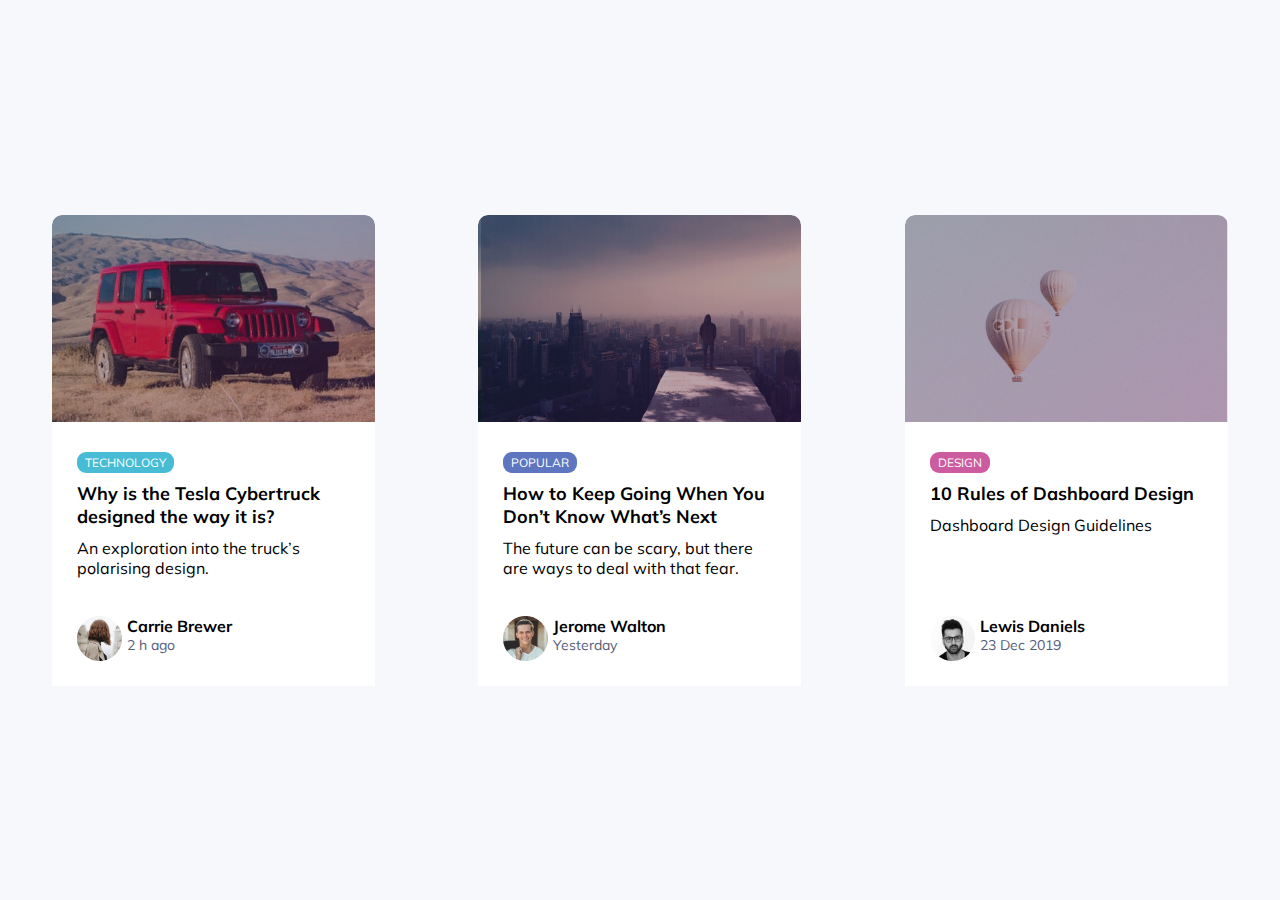
<file: 1_blog-card/index.html>
<!DOCTYPE html>
<html lang="en">
<head>
  <meta charset="UTF-8">
  <meta name="viewport" content="width=device-width, initial-scale=1.0">
  <meta http-equiv="X-UA-Compatible" content="ie=edge">
             <title>blog-card</title>
        <link href="https://fonts.googleapis.com/css2?family=Muli:wght@400;700&display=swap" rel="stylesheet">
        <link rel="stylesheet" href="style.css">
</head>
<body> 
         <div class="blog">
         	<div class="blog__item">
         		<img src="img/item2.jpg" alt="car">
         		    <div class="blog__content">
         		         <a href="#"><span class="blog__topic topic1">Technology</span></a>       		
         		         <h2 class="blog__title">Why is the Tesla Cybertruck designed the way it is?</h2>
         		         <p class="blog__text">An exploration into the truck’s polarising design.</p>
         		         <div class="blog__person">
         			         <a href="#" class="person__link"><img src="img/person-photo.png"></a>   			
         			         <div class="blog__person-box">
         			         <div class="blog__person-name">Carrie Brewer</div>
         			         <div class="blog__updated">2 h ago</div>
         			         </div>
         		        </div>
         		  </div>
         	</div>

         		<div class="blog__item">
         		         <img src="img/item1.jpg" alt="car">
         		         <div class="blog__content">
         		         <a href="#"><span class="blog__topic topic2">Popular</span></a>        		
         		         <h2 class="blog__title">How to Keep Going When You Don’t Know What’s Next</h2>
         		         <p class="blog__text">The future can be scary, but there are ways to deal with that fear.</p>
         		         <div class="blog__person">
         			         <a href="#" class="person__link"><img src="img/person-photo2.png"></a>   			
         			         <div class="blog__person-box">
         			         <div class="blog__person-name">Jerome Walton</div>
         			         <div class="blog__updated">Yesterday</div>
         			         </div>
         		         </div>
         		         </div>
         	   </div>

         		<div class="blog__item">
         	      	<img src="img/item3.jpg" alt="car">
         	     	<div class="blog__content">
         		        <a href="#"><span class="blog__topic topic3">Design</span></a>
         		       <h2 class="blog__title">10 Rules of Dashboard Design</h2>
         		       <p class="blog__text">Dashboard Design Guidelines</p>
         		         <div class="blog__person">
         			    <a href="#" class="person__link"><img src="img/person-photo3.png"></a>   			
         			 <div class="blog__person-box">
         			  <div class="blog__person-name">Lewis Daniels</div>
         			  <div class="blog__updated">23 Dec 2019</div>
         			</div>
         		</div>
         		</div>
         	</div>

         </div>
</body>
</html>
</file>
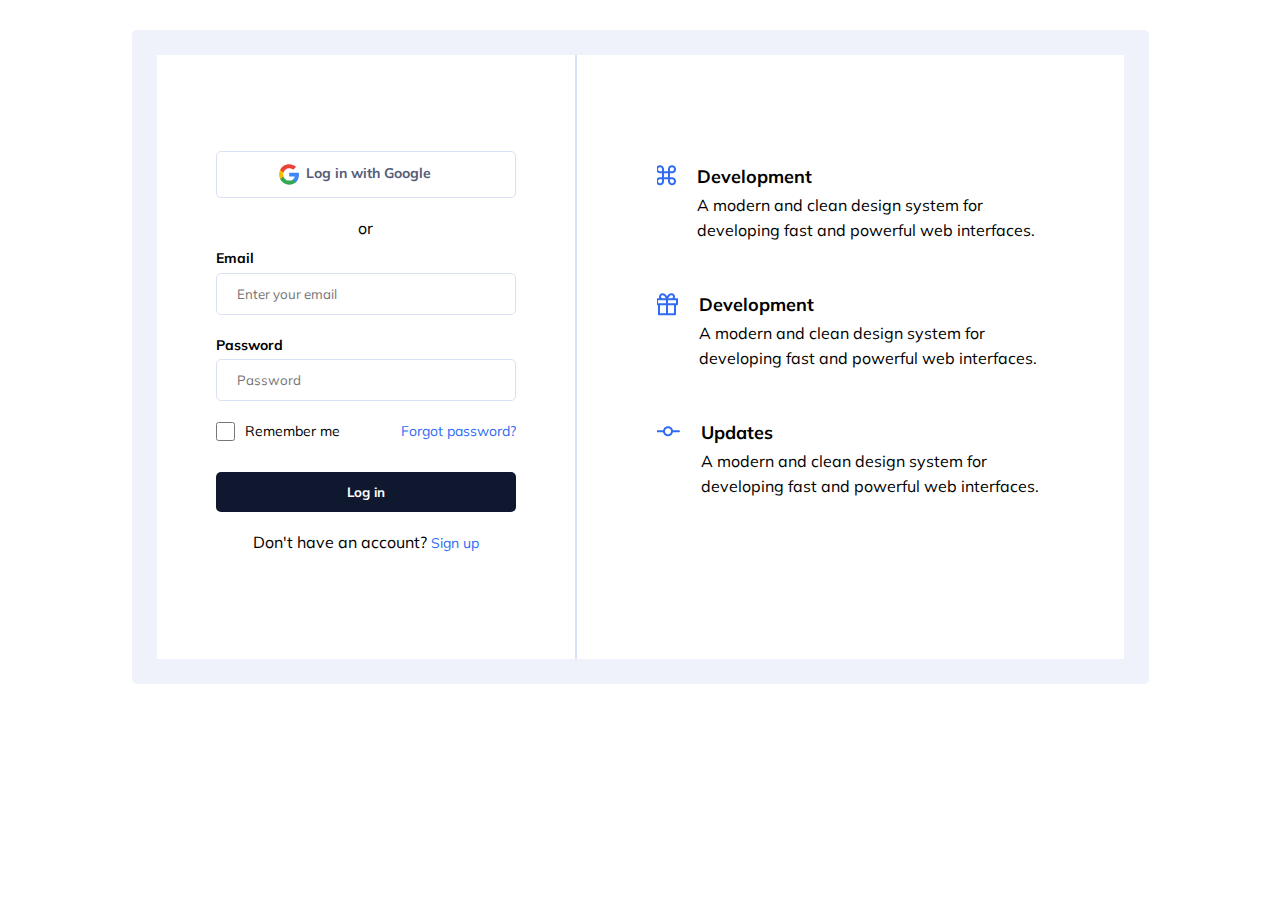
<file: 2_login/index.html>
<!DOCTYPE html>
<html lang="en">
<head>
  <meta charset="UTF-8">
  <meta name="viewport" content="width=device-width, initial-scale=1.0">
  <meta http-equiv="X-UA-Compatible" content="ie=edge">
             <title>login</title>
        <link href="https://fonts.googleapis.com/css2?family=Muli:wght@400;700&display=swap" rel="stylesheet">
        <link rel="stylesheet" href="style.css">
</head>
<body>
	<div class="container">
		<div class="login">
			<div class="login__item">
				
				<form class="login__form">
					<a href="#" class="login__gogle-link"><img src="img/gogle-icon.svg"><span>Log in with Google</span></a>
				     <p>or</p>
					<label>Email</label>
					  <input type="email" name="email"  placeholder="Enter your email">
					<label>Password</label>
					  <input type="password" name="pass"  placeholder="Password">
					<div class="check-row">
						<div class="check-me"><input class="checkbox" type="checkbox" name=""><span>Remember me</span></div>			
						     <a href="#">Forgot password?</a>
					   </div>
					 <button>Log in</button>
					 <p>Don't have an account? <a href="#">Sign up</a></p>				
				</form>	
			</div>

			<div class="login__item">
				<div class="item-box">
					<div class="box-img"><img src="img/icon1.png"></div>
					<div class="box-content">
						<div class="box-content__title">Development</div>
						<div class="box-content__subtitle">A modern and clean design system for developing fast and powerful web interfaces.</div>
					</div>
				</div>
				<div class="item-box">
					<div class="box-img"><img src="img/icon2.png"></div>
					<div class="box-content">
						<div class="box-content__title">Development</div>
						<div class="box-content__subtitle">A modern and clean design system for developing fast and powerful web interfaces.</div>
					</div>
				</div>
				<div class="item-box">
					<div class="box-img"><img src="img/icon3.png"></div>
					<div class="box-content">
						<div class="box-content__title">Updates</div>
						<div class="box-content__subtitle">A modern and clean design system for developing fast and powerful web interfaces.</div>
					</div>
				</div>
			</div>
		</div>
	</div>
</body>
</html>
</file>
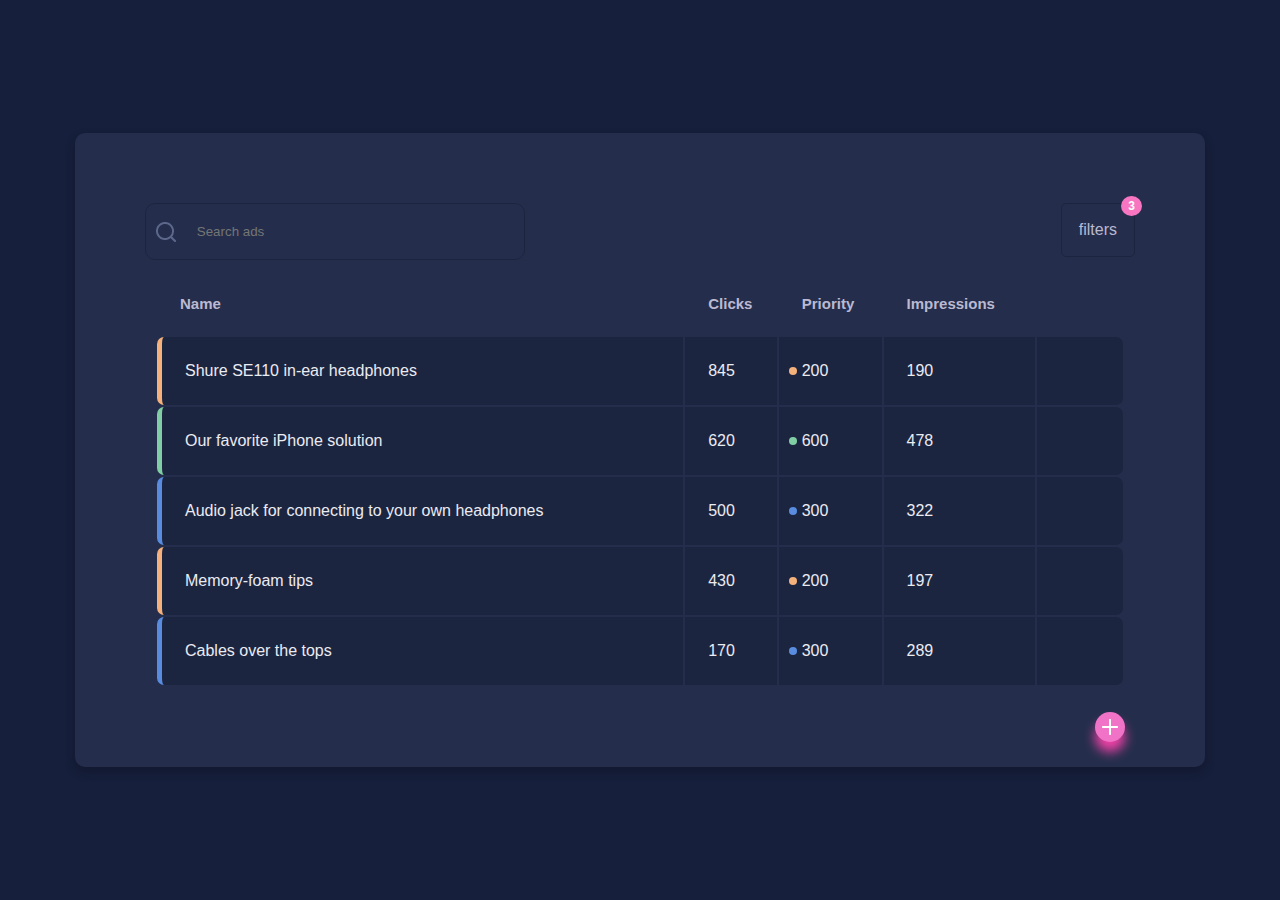
<file: 3_ads-manager/index.html>
<DOCTYPE html>
<html lang="en">
<head>
  <meta charset="UTF-8">
  <meta name="viewport" content="width=device-width, initial-scale=1.0">
  <meta http-equiv="X-UA-Compatible" content="ie=edge">
             <title>blog-card</title>
      <link href="https://fonts.googleapis.com/css2?family=Montserrat:wght@400;600;700&display=swap" rel="stylesheet">
     <link rel="stylesheet" href="style.css">
</head>
<body>
   <div class="container">
   	<nav class="navigation">
   		<div class="search">
    	<a href="#"><img src="img/search.png"></a>
    	<input type="search" name="" placeholder="Search ads">
    </div>
    <div class="filters">
    	<a href="#">filters</a>
    	<span>3</span>
    </div>
   	</nav>

	<table>
		<thead>
			<tr>
			<th>Name</th>
			<th>Clicks</th>
			<th>Priority</th>
			<th>Impressions</th>
		</tr>
		</thead>
		<tbody>
		<tr class="group-100">
			<td>Shure SE110 in-ear headphones</td>
	        <td>845</td>
			<td> 200</td>
			<td>190</td>
			<td><button class="delete"><img src="img/trash.png"></button></td>
		</tr>
		<tr class="group-200">
			<td>Our favorite iPhone solution</td>
	        <td>620</td>
			<td>600</td>
			<td>478</td>
			<td><button class="delete"><img src="img/trash.png"></button></td>
		</tr>
		<tr class="group-300">
			<td>Audio jack for connecting to your own headphones</td>
	        <td>500</td>
			<td>300</td>
			<td>322</td>
			<td><button class="delete"><img src="img/trash.png"></button></td>
		</tr>
		<tr class="group-100">
			<td>Memory-foam tips</td>
	        <td>430</td>
			<td>200</td>
			<td>197</td>
			<td><button class="delete"><img src="img/trash.png"></button></td>
		</tr>
		<tr class="group-300">
			<td>Cables over the tops</td>
	        <td>170</td>
			<td>300</td>
			<td>289</td>
		<td><button class="delete"><img src="img/trash.png"></button></td>
		</tr>
		</tbody>
	</table>

	<button class="add"><img src="img/plus.png"></button>
	</div>
</body>
</html>
</file>
<file: 1_blog-card/style.css>
html{
	box-sizing: border-box;
}
*,
*::after,
*::before{
	box-sizing: inherit;
	font-family: 'Muli', sans-serif;
	padding: 0;
	margin: 0;
}

.blog{
	display: flex;
	justify-content: space-around;
	height: 100vh;
	align-items: center;
	background-color: #F7F8FC;
	font-size: 16px;
}

.blog__item{
	max-width: 323px;
	background-color: #fff;
	min-height: 471px;
	border-radius: 10px 10px 0px 0px;
	overflow: hidden;
	position: relative;
}
.blog__content{
	padding: 25px;
}
.blog__topic{
	font-size: 12px;
    line-height: 15px;
     text-transform: uppercase;     
     color: #ffffff;
     padding: 3px 8px;
     border-radius: 9px;
     display: inline-block;
     margin-bottom: 9px;
}
.topic1{
   background-color: #47BCD4;
}
.topic2{
  background-color: #5E76BF;
}
.topic3{
  background-color: #CD5B9F;
}
.blog__title{
	font-size: 18px;
	line-height: 23px;
	font-weight: 700;
	padding-bottom: 10px;
}
.blog__text{
	padding-bottom: 30px;
}
.blog__person{
	display: flex;
	position: absolute;
	bottom: 25px;
	left: 25px;
}
.blog__person-box{
	padding-left: 5px;
}
.blog__person-name{
    font-weight: 700;
}
.blog__updated{
   font-size: 14px;
   color: #545D7A;
}
.person__link{
	border-radius: 50%;
	height: 45px;
	width: 45px;
	transition: all .4s ease;
}
.person__link:hover{
     box-shadow:  0 4px 10px -4px #000;
}
</file>
<file: 2_login/style.css>
html{
	box-sizing: border-box;
}
*,
*::after,
*::before{
	box-sizing: inherit;
	font-family: 'Muli', sans-serif;
	padding: 0;
	margin: 0;
}
label{
	display:block;
	font-size: 14px;
	font-weight: 700;
	padding-bottom: 5.3px;
}
a{
	font-size: 14px;
	color: #306BF3;
	text-decoration: none;
}
p{
	text-align: center;
	padding: 20px 0 11px 0;
}
button{
	padding: 12px 0;
	background-color: #10182F;
	font-weight: 700;
	color: #fff;
	border: none;
	border-radius: 5px;
	cursor: pointer;
}

input{
	outline: none;
	padding: 12px 0 12px 20px;
	border: 1px solid #DAE1F5;
    border-radius: 5px;
    background-color: transparent;
    margin-bottom: 21px;
}
.container{
	max-width: 1017px;
	width: 100%;
	margin: 30px auto;
	background-color: #F0F2FB;
	border-radius: 5px;
	font-size: 16px;
	padding: 25px;

}
.login{
	background-color: #fff;
	
	width: 967px;
	height: 604px;
	display: grid;
	grid-template-columns: 1fr 1.3fr ;
	grid-template-rows: 1fr ;

}
.login__item{
	border-right: 2px solid #DAE1F5;
	display: flex;
	justify-content: center;
	align-items: center;
	flex-direction: column;
	
}
.login__item:last-child{
	border-right: none;
}
.login__form{
	display: flex;
	flex-direction: column;
	justify-content: space-between;
}
.login__gogle-link{
	border: 1px solid #DAE1F5;
    border-radius: 5px;
    padding: 12px 62px;
    display: flex;
    font-weight: 700;
    text-decoration: none;
    color: #545D7A;
    transition: color, background-color .3s ease-in;
}
.login__gogle-link:hover img{
	transform: scale(1.5);
}
.login__gogle-link:hover{
	background-color: #545D7A;
	color: #fff;
}
.login__gogle-link img{
	padding-right: 7px;
}
.check-row{
	width: 300px;
	display: flex;
	justify-content: space-between;
	padding-bottom: 31px;
}
.check-me{
	display: flex;
}
.check-me span{
	padding-left: 10px;
	font-size: 14px;
}
.checkbox{
	width: 19px;
	height: 19px;
	margin: 0;
}

.item-box{
	max-width: 386px;
	display: flex;
	padding-bottom: 50px;
}
.box-img{
	padding-right: 21px;
}
.box-content__title{
	font-size: 18px;
	font-weight: 700;
	padding-bottom: 5px;
}
.box-content__subtitle{
	line-height: 25px;
}
</file>
<file: 3_ads-manager/style.css>
html{
	box-sizing: border-box;
}
*,
*::after,
*::before{
	box-sizing: inherit;
	font-family: 'Muli', sans-serif;
	padding: 0;
	margin: 0;
}
body{
	background-color: #161F3B;
	font-size: 16px;
	font-family: 'Montserrat', sans-serif;
	height: 100vh;
	display: flex;
	justify-content: center;
	align-items: center;
}
.container{
	padding: 70px;
	margin: auto;
	width: 1130px;
	box-shadow: 0 5px 10px rgba(12,16,31,0.4);
	background-color: #242E4C;
	border-radius: 10px;
	position: relative;
}
table{
	width: 100%;
	padding: 10px;
	color: #EBEBF2;
}
 table th,td{
	padding: 23px 0 23px 23px;
}
table tbody tr{
	background-color: #1C2540;
}
table tbody tr:hover{
	background-color: #151b31;
	box-shadow:  0 3px 5px rgba(0,0,0,0.2);
}
th{
	text-align: left;
	background-color: #242E4C;
	font-size: 15px;
	color: #BBB9D1;
	font-weight: 600;
}
/*border-radius-left */
table tbody tr td:first-of-type{
	border-top-left-radius: 7px;
	border-bottom-left-radius: 7px;
}
table tbody tr td:last-of-type{
	border-top-right-radius: 7px;
	border-bottom-right-radius: 7px;
}
table tbody tr.group-100 td:first-of-type{
 border-left: 5px solid #F4B17B;
}
table tbody tr.group-300 td:first-of-type{
 border-left: 5px solid #598CDF;
}
table tbody tr.group-200 td:first-of-type{
 border-left: 5px solid #81CEA5;
}
/* circle-right */
table tbody tr td:nth-child(3){
	position: relative;
}
table tbody tr td:nth-child(3)::after{
	content: "";
	position: absolute;
	width: 8px;
	height: 8px;
	background-color: #F4B17B;
	border-radius: 50%;
	top: 50%;
	transform: translateY(-50%);
	left: 10px;
}
.group-100 td:nth-child(3)::after{	
	background-color: #F4B17B;
}
.group-200 td:nth-child(3)::after{	
	background-color: #81CEA5;
}
.group-300 td:nth-child(3)::after{
	background-color: #598CDF;	
}
.delete{
	border: none;
	background-color: transparent;
	padding-right: 10px;
	padding-left: 10px;
	opacity: 0;	
	cursor: pointer;
}
table tbody tr:hover .delete{
	opacity: 1;
}
/*nav*/
.navigation{
	display: flex;
	justify-content: space-between;
}
.search{
	width: 380px;
	padding: 10px;
	border: 1px solid #1C2540;
	border-radius: 10px;
	display: flex;
	justify-content: space-between;
	align-items: center;
}
.search input{
	background-color: transparent;
	border: none;
	width: 90%;
	padding: 10px 5px;
	color: #97A5CE;
}
.filters{
	position: relative;
}
.filters a{
	color: #BBB9D1;
	text-decoration: none;
	padding: 17px;
	border: 1px solid #1C2540;
	border-radius: 5px;
	display: inline-block;
}
.filters a:hover{
	background-color: #1C2540;
}
.filters span{
	position: absolute;
	color: #fff;
	top: -7px;
	right: -7px;
	font-size: 12px;
	padding: 3px 7px;
	font-weight: 700;
	height: 22px
	width:22px;
	border-radius: 50%;
	background-color: #F775C1;
}
.add{
	width: 30px;
	height: 30px;
	border-radius: 50%;
	background-color: #F073C8;
	border: 0;
	color: #fff;
	font-size: 20px;
	box-shadow: 0px 10px 12px #F243A9;
	cursor: pointer;
	position: absolute;
	right: 80px;
	bottom: 25px;
}
</file>
